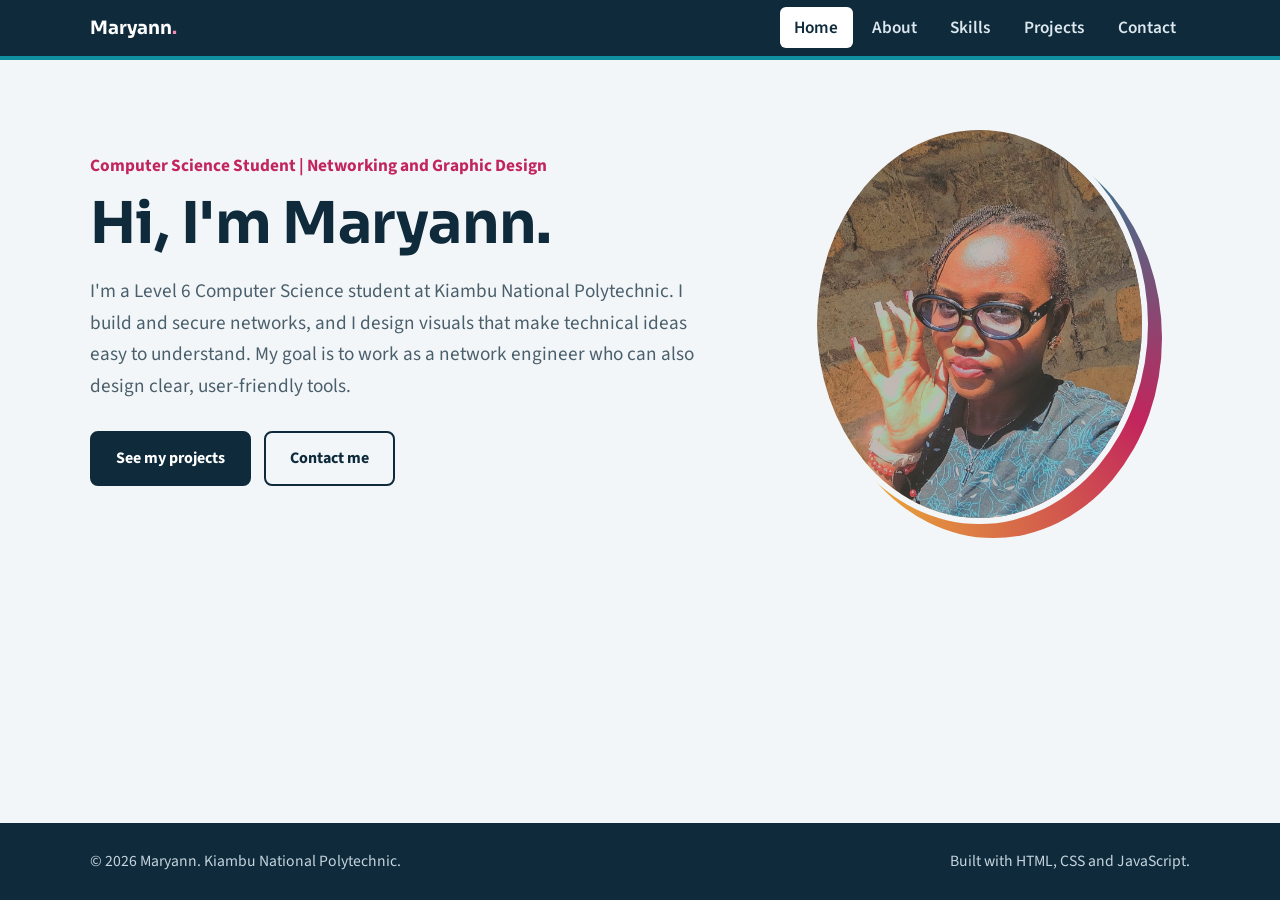
<file: index.html>
<!DOCTYPE html>
<html lang="en">
<head>
<meta charset="UTF-8">
<meta name="viewport" content="width=device-width, initial-scale=1">
<title>Home | Maryann</title>
<meta name="description" content="Maryann's personal portfolio: Computer Science student at Kiambu National Polytechnic.">
<link rel="preconnect" href="https://fonts.googleapis.com">
<link rel="preconnect" href="https://fonts.gstatic.com" crossorigin>
<link href="https://fonts.googleapis.com/css2?family=Sora:wght@600;700&family=Source+Sans+3:wght@400;600;700&display=swap" rel="stylesheet">
<link rel="stylesheet" href="style.css">
</head>
<body>
<header>
  <div class="container bar">
    <a class="brand" href="index.html">Maryann<span>.</span></a>
    <button class="menu-btn" aria-expanded="false" aria-label="Toggle menu">Menu</button>
    <nav aria-label="Main navigation">
      <ul>
        <li><a href="index.html" aria-current="page">Home</a></li>
        <li><a href="about.html">About</a></li>
        <li><a href="skills.html">Skills</a></li>
        <li><a href="projects.html">Projects</a></li>
        <li><a href="contact.html">Contact</a></li>
      </ul>
    </nav>
  </div>
</header>
<main>
<section class="hero">
  <div class="container hero-grid">
    <div>
      <p class="role">Computer Science Student | Networking and Graphic Design</p>
      <h1>Hi, I'm Maryann.</h1>
      <p class="intro">I'm a Level 6 Computer Science student at Kiambu National Polytechnic. I build and secure networks, and I design visuals that make technical ideas easy to understand. My goal is to work as a network engineer who can also design clear, user-friendly tools.</p>
      <a class="btn primary" href="projects.html">See my projects</a>
      <a class="btn ghost" href="contact.html">Contact me</a>
    </div>
    <div class="photo-frame">
      <img src="images/profile.jpg" alt="Portrait of Maryann" width="400" height="400">
    </div>
  </div>
</section>
</main>
<footer>
  <div class="container foot">
    <span>&copy; 2026 Maryann. Kiambu National Polytechnic.</span>
    <span>Built with HTML, CSS and JavaScript.</span>
  </div>
</footer>
<script src="script.js"></script>
</body>
</html>
</file>
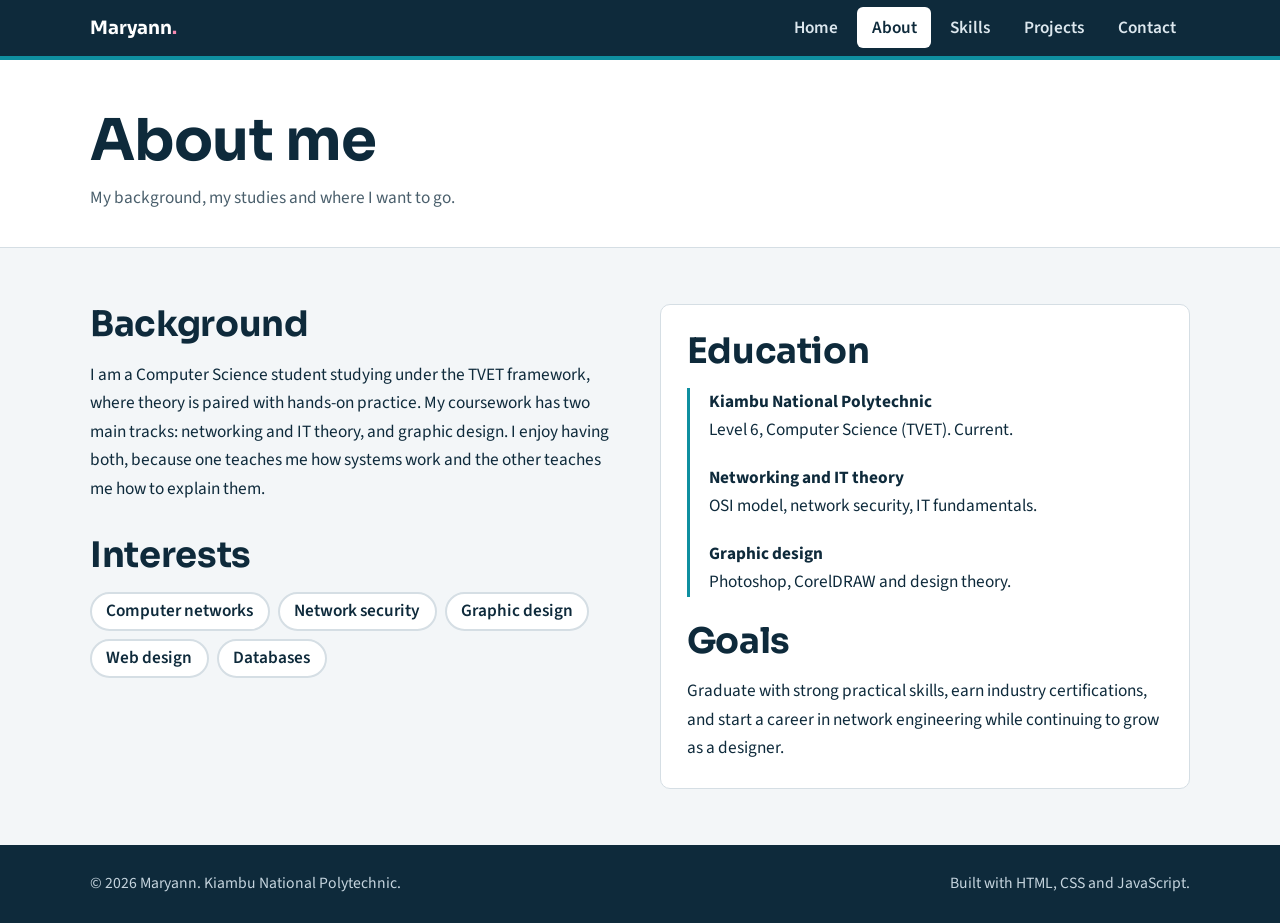
<file: about.html>
<!DOCTYPE html>
<html lang="en">
<head>
<meta charset="UTF-8">
<meta name="viewport" content="width=device-width, initial-scale=1">
<title>About Me | Maryann</title>
<meta name="description" content="Maryann's personal portfolio: Computer Science student at Kiambu National Polytechnic.">
<link rel="preconnect" href="https://fonts.googleapis.com">
<link rel="preconnect" href="https://fonts.gstatic.com" crossorigin>
<link href="https://fonts.googleapis.com/css2?family=Sora:wght@600;700&family=Source+Sans+3:wght@400;600;700&display=swap" rel="stylesheet">
<link rel="stylesheet" href="style.css">
</head>
<body>
<header>
  <div class="container bar">
    <a class="brand" href="index.html">Maryann<span>.</span></a>
    <button class="menu-btn" aria-expanded="false" aria-label="Toggle menu">Menu</button>
    <nav aria-label="Main navigation">
      <ul>
        <li><a href="index.html">Home</a></li>
        <li><a href="about.html" aria-current="page">About</a></li>
        <li><a href="skills.html">Skills</a></li>
        <li><a href="projects.html">Projects</a></li>
        <li><a href="contact.html">Contact</a></li>
      </ul>
    </nav>
  </div>
</header>
<main>
<div class="page-title"><div class="container">
  <h1>About me</h1>
  <p>My background, my studies and where I want to go.</p>
</div></div>
<section>
  <div class="container two-col">
    <div>
      <h2>Background</h2>
      <p>I am a Computer Science student studying under the TVET framework, where theory is paired with hands-on practice. My coursework has two main tracks: networking and IT theory, and graphic design. I enjoy having both, because one teaches me how systems work and the other teaches me how to explain them.</p>
      <h2 style="margin-top:2rem">Interests</h2>
      <ul class="tags">
        <li>Computer networks</li>
        <li>Network security</li>
        <li>Graphic design</li>
        <li>Web design</li>
        <li>Databases</li>
      </ul>
    </div>
    <div class="panel">
      <h2>Education</h2>
      <ul class="timeline">
        <li><strong>Kiambu National Polytechnic</strong>Level 6, Computer Science (TVET). Current.</li>
        <li><strong>Networking and IT theory</strong>OSI model, network security, IT fundamentals.</li>
        <li><strong>Graphic design</strong>Photoshop, CorelDRAW and design theory.</li>
      </ul>
      <h2 style="margin-top:1.5rem">Goals</h2>
      <p>Graduate with strong practical skills, earn industry certifications, and start a career in network engineering while continuing to grow as a designer.</p>
    </div>
  </div>
</section>
</main>
<footer>
  <div class="container foot">
    <span>&copy; 2026 Maryann. Kiambu National Polytechnic.</span>
    <span>Built with HTML, CSS and JavaScript.</span>
  </div>
</footer>
<script src="script.js"></script>
</body>
</html>
</file>
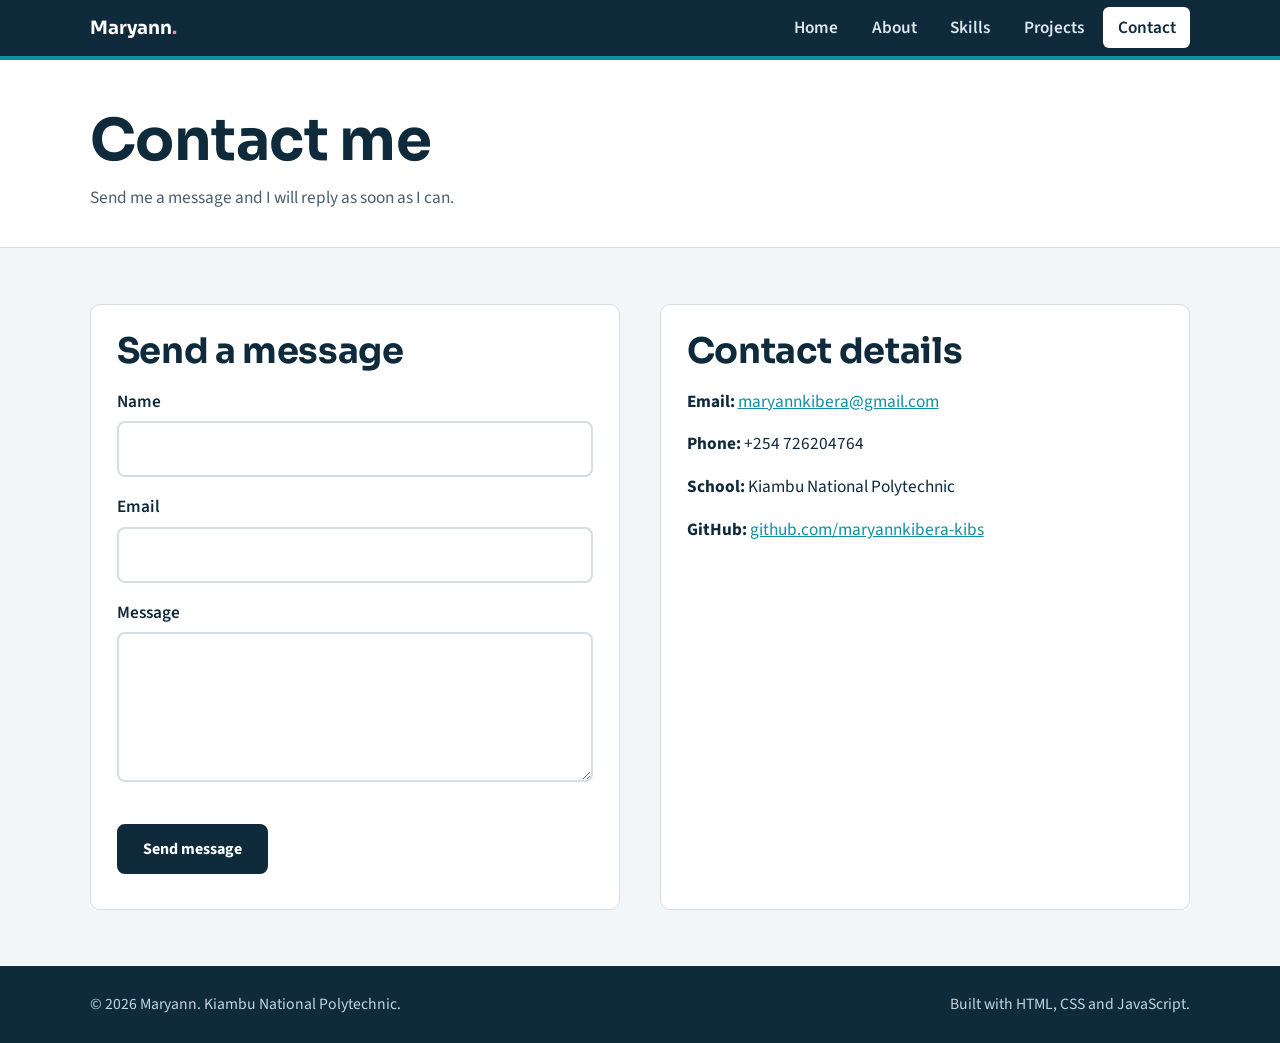
<file: contact.html>
<!DOCTYPE html>
<html lang="en">
<head>
<meta charset="UTF-8">
<meta name="viewport" content="width=device-width, initial-scale=1">
<title>Contact | Maryann</title>
<meta name="description" content="Maryann's personal portfolio: Computer Science student at Kiambu National Polytechnic.">
<link rel="preconnect" href="https://fonts.googleapis.com">
<link rel="preconnect" href="https://fonts.gstatic.com" crossorigin>
<link href="https://fonts.googleapis.com/css2?family=Sora:wght@600;700&family=Source+Sans+3:wght@400;600;700&display=swap" rel="stylesheet">
<link rel="stylesheet" href="style.css">
</head>
<body>
<header>
  <div class="container bar">
    <a class="brand" href="index.html">Maryann<span>.</span></a>
    <button class="menu-btn" aria-expanded="false" aria-label="Toggle menu">Menu</button>
    <nav aria-label="Main navigation">
      <ul>
        <li><a href="index.html">Home</a></li>
        <li><a href="about.html">About</a></li>
        <li><a href="skills.html">Skills</a></li>
        <li><a href="projects.html">Projects</a></li>
        <li><a href="contact.html" aria-current="page">Contact</a></li>
      </ul>
    </nav>
  </div>
</header>
<main>
<div class="page-title"><div class="container">
  <h1>Contact me</h1>
  <p>Send me a message and I will reply as soon as I can.</p>
</div></div>
<section>
  <div class="container two-col">
    <div class="panel">
      <h2>Send a message</h2>
      <!-- Replace YOUR_FORM_ID with your free Formspree form ID (formspree.io) -->
      <form id="contact-form" action="https://formspree.io/f/YOUR_FORM_ID" method="POST">
        <label for="name">Name</label>
        <input type="text" id="name" name="name" required>
        <label for="email">Email</label>
        <input type="email" id="email" name="email" required>
        <label for="message">Message</label>
        <textarea id="message" name="message" required></textarea>
        <p id="form-msg" class="form-msg" role="alert"></p>
        <button class="btn primary" type="submit" style="margin-top:1rem">Send message</button>
      </form>
    </div>
    <div class="panel">
      <h2>Contact details</h2>
      <ul class="contact-list">
        <li><strong>Email:</strong> <a href="mailto:maryannkibera@gmail.com">maryannkibera@gmail.com</a></li>
        <li><strong>Phone:</strong> +254 726204764</li>
        <li><strong>School:</strong> Kiambu National Polytechnic</li>
        <li><strong>GitHub:</strong> <a href="https://github.com/maryannkibera-kibs">github.com/maryannkibera-kibs</a></li>
      </ul>
    </div>
  </div>
</section>
</main>
<footer>
  <div class="container foot">
    <span>&copy; 2026 Maryann. Kiambu National Polytechnic.</span>
    <span>Built with HTML, CSS and JavaScript.</span>
  </div>
</footer>
<script src="script.js"></script>
</body>
</html>
</file>
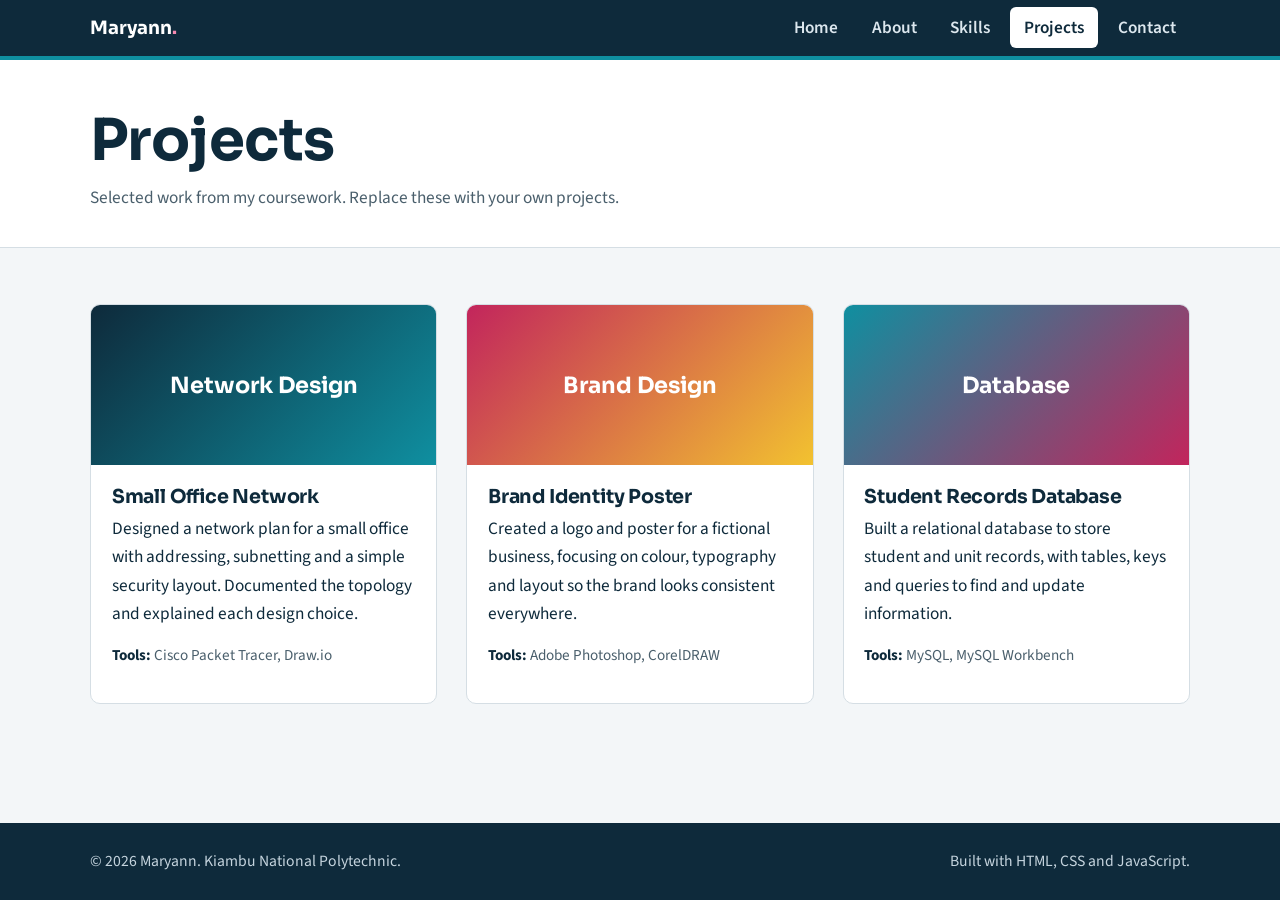
<file: projects.html>
<!DOCTYPE html>
<html lang="en">
<head>
<meta charset="UTF-8">
<meta name="viewport" content="width=device-width, initial-scale=1">
<title>Projects | Maryann</title>
<meta name="description" content="Maryann's personal portfolio: Computer Science student at Kiambu National Polytechnic.">
<link rel="preconnect" href="https://fonts.googleapis.com">
<link rel="preconnect" href="https://fonts.gstatic.com" crossorigin>
<link href="https://fonts.googleapis.com/css2?family=Sora:wght@600;700&family=Source+Sans+3:wght@400;600;700&display=swap" rel="stylesheet">
<link rel="stylesheet" href="style.css">
</head>
<body>
<header>
  <div class="container bar">
    <a class="brand" href="index.html">Maryann<span>.</span></a>
    <button class="menu-btn" aria-expanded="false" aria-label="Toggle menu">Menu</button>
    <nav aria-label="Main navigation">
      <ul>
        <li><a href="index.html">Home</a></li>
        <li><a href="about.html">About</a></li>
        <li><a href="skills.html">Skills</a></li>
        <li><a href="projects.html" aria-current="page">Projects</a></li>
        <li><a href="contact.html">Contact</a></li>
      </ul>
    </nav>
  </div>
</header>
<main>
<div class="page-title"><div class="container">
  <h1>Projects</h1>
  <p>Selected work from my coursework. Replace these with your own projects.</p>
</div></div>
<section>
  <div class="container project-grid">
    <article class="project">
      <div class="thumb t1">Network Design</div>
      <div class="project-body">
        <h3>Small Office Network</h3>
        <p>Designed a network plan for a small office with addressing, subnetting and a simple security layout. Documented the topology and explained each design choice.</p>
        <p class="tools"><strong>Tools:</strong> Cisco Packet Tracer, Draw.io</p>
      </div>
    </article>
    <article class="project">
      <div class="thumb t2">Brand Design</div>
      <div class="project-body">
        <h3>Brand Identity Poster</h3>
        <p>Created a logo and poster for a fictional business, focusing on colour, typography and layout so the brand looks consistent everywhere.</p>
        <p class="tools"><strong>Tools:</strong> Adobe Photoshop, CorelDRAW</p>
      </div>
    </article>
    <article class="project">
      <div class="thumb t3">Database</div>
      <div class="project-body">
        <h3>Student Records Database</h3>
        <p>Built a relational database to store student and unit records, with tables, keys and queries to find and update information.</p>
        <p class="tools"><strong>Tools:</strong> MySQL, MySQL Workbench</p>
      </div>
    </article>
  </div>
</section>
</main>
<footer>
  <div class="container foot">
    <span>&copy; 2026 Maryann. Kiambu National Polytechnic.</span>
    <span>Built with HTML, CSS and JavaScript.</span>
  </div>
</footer>
<script src="script.js"></script>
</body>
</html>
</file>
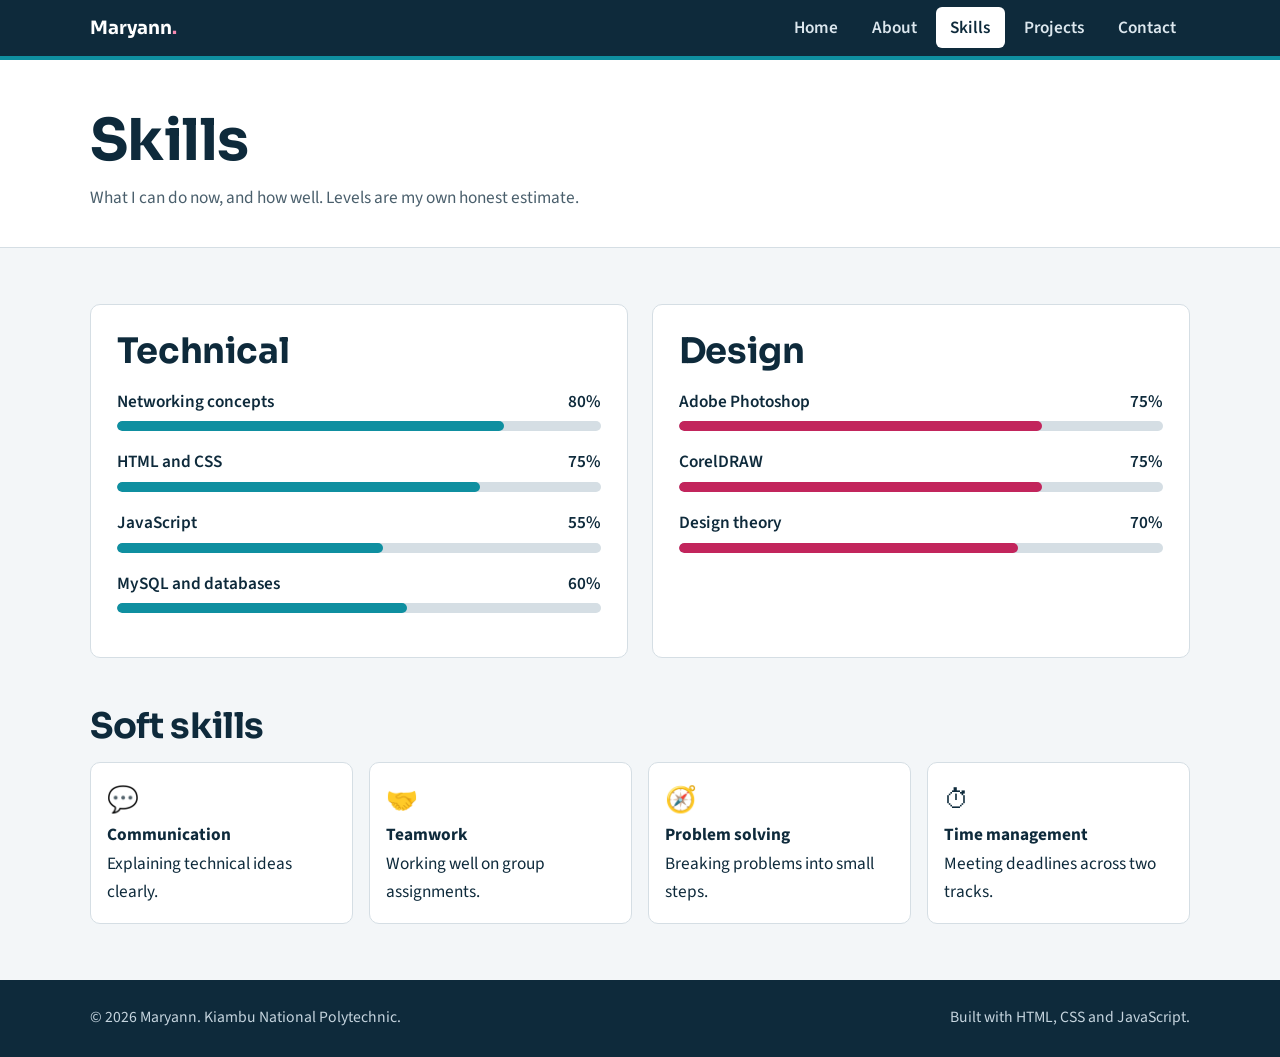
<file: skills.html>
<!DOCTYPE html>
<html lang="en">
<head>
<meta charset="UTF-8">
<meta name="viewport" content="width=device-width, initial-scale=1">
<title>Skills | Maryann</title>
<meta name="description" content="Maryann's personal portfolio: Computer Science student at Kiambu National Polytechnic.">
<link rel="preconnect" href="https://fonts.googleapis.com">
<link rel="preconnect" href="https://fonts.gstatic.com" crossorigin>
<link href="https://fonts.googleapis.com/css2?family=Sora:wght@600;700&family=Source+Sans+3:wght@400;600;700&display=swap" rel="stylesheet">
<link rel="stylesheet" href="style.css">
</head>
<body>
<header>
  <div class="container bar">
    <a class="brand" href="index.html">Maryann<span>.</span></a>
    <button class="menu-btn" aria-expanded="false" aria-label="Toggle menu">Menu</button>
    <nav aria-label="Main navigation">
      <ul>
        <li><a href="index.html">Home</a></li>
        <li><a href="about.html">About</a></li>
        <li><a href="skills.html" aria-current="page">Skills</a></li>
        <li><a href="projects.html">Projects</a></li>
        <li><a href="contact.html">Contact</a></li>
      </ul>
    </nav>
  </div>
</header>
<main>
<div class="page-title"><div class="container">
  <h1>Skills</h1>
  <p>What I can do now, and how well. Levels are my own honest estimate.</p>
</div></div>
<section>
  <div class="container">
    <div class="skill-grid">
      <div class="panel">
        <h2>Technical</h2>
        <div class="skill">
          <div class="skill-top"><span>Networking concepts</span><span>80%</span></div>
          <div class="meter " role="img" aria-label="Networking concepts 80 percent"><span style="width:80%"></span></div>
        </div>
        <div class="skill">
          <div class="skill-top"><span>HTML and CSS</span><span>75%</span></div>
          <div class="meter " role="img" aria-label="HTML and CSS 75 percent"><span style="width:75%"></span></div>
        </div>
        <div class="skill">
          <div class="skill-top"><span>JavaScript</span><span>55%</span></div>
          <div class="meter " role="img" aria-label="JavaScript 55 percent"><span style="width:55%"></span></div>
        </div>
        <div class="skill">
          <div class="skill-top"><span>MySQL and databases</span><span>60%</span></div>
          <div class="meter " role="img" aria-label="MySQL and databases 60 percent"><span style="width:60%"></span></div>
        </div>
      </div>
      <div class="panel">
        <h2>Design</h2>
        <div class="skill">
          <div class="skill-top"><span>Adobe Photoshop</span><span>75%</span></div>
          <div class="meter pink" role="img" aria-label="Adobe Photoshop 75 percent"><span style="width:75%"></span></div>
        </div>
        <div class="skill">
          <div class="skill-top"><span>CorelDRAW</span><span>75%</span></div>
          <div class="meter pink" role="img" aria-label="CorelDRAW 75 percent"><span style="width:75%"></span></div>
        </div>
        <div class="skill">
          <div class="skill-top"><span>Design theory</span><span>70%</span></div>
          <div class="meter pink" role="img" aria-label="Design theory 70 percent"><span style="width:70%"></span></div>
        </div>
      </div>
    </div>
    <h2 style="margin-top:3rem">Soft skills</h2>
    <ul class="soft-list">
      <li><span class="icon" aria-hidden="true">&#128172;</span><strong>Communication</strong><br>Explaining technical ideas clearly.</li>
      <li><span class="icon" aria-hidden="true">&#129309;</span><strong>Teamwork</strong><br>Working well on group assignments.</li>
      <li><span class="icon" aria-hidden="true">&#129517;</span><strong>Problem solving</strong><br>Breaking problems into small steps.</li>
      <li><span class="icon" aria-hidden="true">&#9201;</span><strong>Time management</strong><br>Meeting deadlines across two tracks.</li>
    </ul>
  </div>
</section>
</main>
<footer>
  <div class="container foot">
    <span>&copy; 2026 Maryann. Kiambu National Polytechnic.</span>
    <span>Built with HTML, CSS and JavaScript.</span>
  </div>
</footer>
<script src="script.js"></script>
</body>
</html>
</file>
<file: style.css>
/* ---------- Tokens ---------- */
:root{
  --ink:#0E2A3B;
  --ink-soft:#4A5F6C;
  --paper:#F3F6F8;
  --white:#FFFFFF;
  --cyan:#0F8FA0;
  --magenta:#C2255C;
  --line:#D5DEE4;
  --radius:10px;
  --font-head:'Sora','Segoe UI',Arial,sans-serif;
  --font-body:'Source Sans 3','Segoe UI',Arial,sans-serif;
}
*{box-sizing:border-box;margin:0;padding:0}
html{scroll-behavior:smooth}
body{font-family:var(--font-body);font-size:1.08rem;line-height:1.65;color:var(--ink);background:var(--paper);min-height:100vh;display:flex;flex-direction:column}
main{flex:1}
img{max-width:100%;display:block}
a{color:var(--cyan)}
:focus-visible{outline:3px solid var(--magenta);outline-offset:3px}
h1,h2,h3{font-family:var(--font-head);line-height:1.15;letter-spacing:-.01em}
h1{font-size:clamp(2.2rem,6vw,3.6rem)}
h2{font-size:clamp(1.6rem,4vw,2.2rem);margin-bottom:1rem}
h3{font-size:1.2rem;margin-bottom:.4rem}
p{max-width:65ch}
.container{width:min(1100px,92%);margin-inline:auto}
section{padding:3.5rem 0}

/* ---------- Header + navigation ---------- */
header{background:var(--ink);color:var(--white);position:sticky;top:0;z-index:10;border-bottom:4px solid var(--cyan)}
.bar{display:flex;align-items:center;justify-content:space-between;padding:.8rem 0}
.brand{font-family:var(--font-head);font-weight:700;font-size:1.15rem;color:var(--white);text-decoration:none}
.brand span{color:#F58AB0}
nav ul{display:flex;gap:.3rem;list-style:none}
nav a{color:#DCE7EE;text-decoration:none;padding:.5rem .9rem;border-radius:6px;font-weight:600}
nav a:hover{background:rgba(255,255,255,.12)}
nav a[aria-current="page"]{background:var(--white);color:var(--ink)}
.menu-btn{display:none;background:none;border:2px solid #DCE7EE;color:var(--white);padding:.35rem .8rem;border-radius:6px;font:inherit;font-weight:600;cursor:pointer}

/* ---------- Home ---------- */
.hero{padding:4rem 0 3rem}
.hero-grid{display:grid;grid-template-columns:1.2fr .8fr;gap:3rem;align-items:center}
.hero .role{color:var(--magenta);font-weight:700;margin-bottom:.6rem}
.hero p.intro{font-size:1.2rem;margin:1.2rem 0 1.8rem;color:var(--ink-soft)}
.photo-frame{position:relative;width:min(340px,80%);margin-inline:auto}
.photo-frame::before{content:"";position:absolute;inset:14px -14px -14px 14px;border-radius:50%;background:conic-gradient(var(--cyan),var(--magenta),#F2C230,var(--cyan));z-index:0}
.photo-frame img{position:relative;z-index:1;width:100%;aspect-ratio:1;object-fit:cover;border-radius:50%;border:6px solid var(--paper);background:var(--line)}
.btn{display:inline-block;padding:.75rem 1.5rem;border-radius:8px;font-weight:700;text-decoration:none;border:2px solid var(--ink);margin-right:.6rem;margin-bottom:.6rem;font-family:var(--font-body);font-size:1rem;cursor:pointer}
.btn.primary{background:var(--ink);color:var(--white)}
.btn.primary:hover{background:var(--magenta);border-color:var(--magenta)}
.btn.ghost{background:transparent;color:var(--ink)}
.btn.ghost:hover{background:var(--ink);color:var(--white)}

/* ---------- Page titles ---------- */
.page-title{background:var(--white);border-bottom:1px solid var(--line);padding:3rem 0 2.2rem}
.page-title p{color:var(--ink-soft);margin-top:.6rem}

/* ---------- About ---------- */
.two-col{display:grid;grid-template-columns:1fr 1fr;gap:2.5rem}
.panel{background:var(--white);border:1px solid var(--line);border-radius:var(--radius);padding:1.6rem}
.timeline{list-style:none;border-left:3px solid var(--cyan);padding-left:1.2rem}
.timeline li{margin-bottom:1.2rem}
.timeline strong{display:block}
.tags{display:flex;flex-wrap:wrap;gap:.5rem;list-style:none}
.tags li{border:2px solid var(--line);border-radius:999px;padding:.2rem .9rem;font-weight:600;background:var(--white)}

/* ---------- Skills ---------- */
.skill-grid{display:grid;grid-template-columns:repeat(auto-fit,minmax(300px,1fr));gap:1.5rem}
.skill{margin-bottom:1.1rem}
.skill-top{display:flex;justify-content:space-between;font-weight:600;margin-bottom:.3rem}
.meter{height:10px;background:var(--line);border-radius:999px;overflow:hidden}
.meter span{display:block;height:100%;background:var(--cyan);border-radius:999px}
.meter.pink span{background:var(--magenta)}
.soft-list{display:grid;grid-template-columns:repeat(auto-fit,minmax(200px,1fr));gap:1rem;list-style:none}
.soft-list li{background:var(--white);border:1px solid var(--line);border-radius:var(--radius);padding:1rem}
.soft-list .icon{font-size:1.6rem;display:block}

/* ---------- Projects ---------- */
.project-grid{display:grid;grid-template-columns:repeat(auto-fit,minmax(300px,1fr));gap:1.8rem}
.project{background:var(--white);border:1px solid var(--line);border-radius:var(--radius);overflow:hidden;display:flex;flex-direction:column}
.thumb{height:160px;display:flex;align-items:center;justify-content:center;color:var(--white);font-family:var(--font-head);font-size:1.4rem;font-weight:700}
.t1{background:linear-gradient(135deg,var(--ink),var(--cyan))}
.t2{background:linear-gradient(135deg,var(--magenta),#F2C230)}
.t3{background:linear-gradient(135deg,var(--cyan),var(--magenta))}
.project-body{padding:1.3rem;flex:1}
.project-body p{margin-bottom:.9rem}
.tools{font-size:.95rem;color:var(--ink-soft)}
.tools strong{color:var(--ink)}

/* ---------- Contact ---------- */
form label{display:block;font-weight:600;margin:1rem 0 .3rem}
form input,form textarea{width:100%;padding:.75rem;border:2px solid var(--line);border-radius:8px;font:inherit;background:var(--white);color:var(--ink)}
form input:focus,form textarea:focus{border-color:var(--cyan);outline:none}
form textarea{min-height:150px;resize:vertical}
.form-msg{margin-top:1rem;font-weight:600}
.contact-list{list-style:none}
.contact-list li{margin-bottom:.9rem}

/* ---------- Footer ---------- */
footer{background:var(--ink);color:#C5D4DE;padding:1.6rem 0;margin-top:auto;font-size:.98rem}
.foot{display:flex;flex-wrap:wrap;justify-content:space-between;gap:.6rem}
footer a{color:#F58AB0}

/* ---------- Responsive ---------- */
@media (max-width:820px){
  .hero-grid,.two-col{grid-template-columns:1fr}
  .photo-frame{order:-1;width:min(240px,70%)}
  .menu-btn{display:block}
  nav ul{display:none;position:absolute;top:100%;left:0;right:0;background:var(--ink);flex-direction:column;padding:.6rem 4%;border-bottom:4px solid var(--cyan)}
  nav ul.open{display:flex}
  header .container{position:relative}
}
@media (prefers-reduced-motion:reduce){html{scroll-behavior:auto}}
</file>
